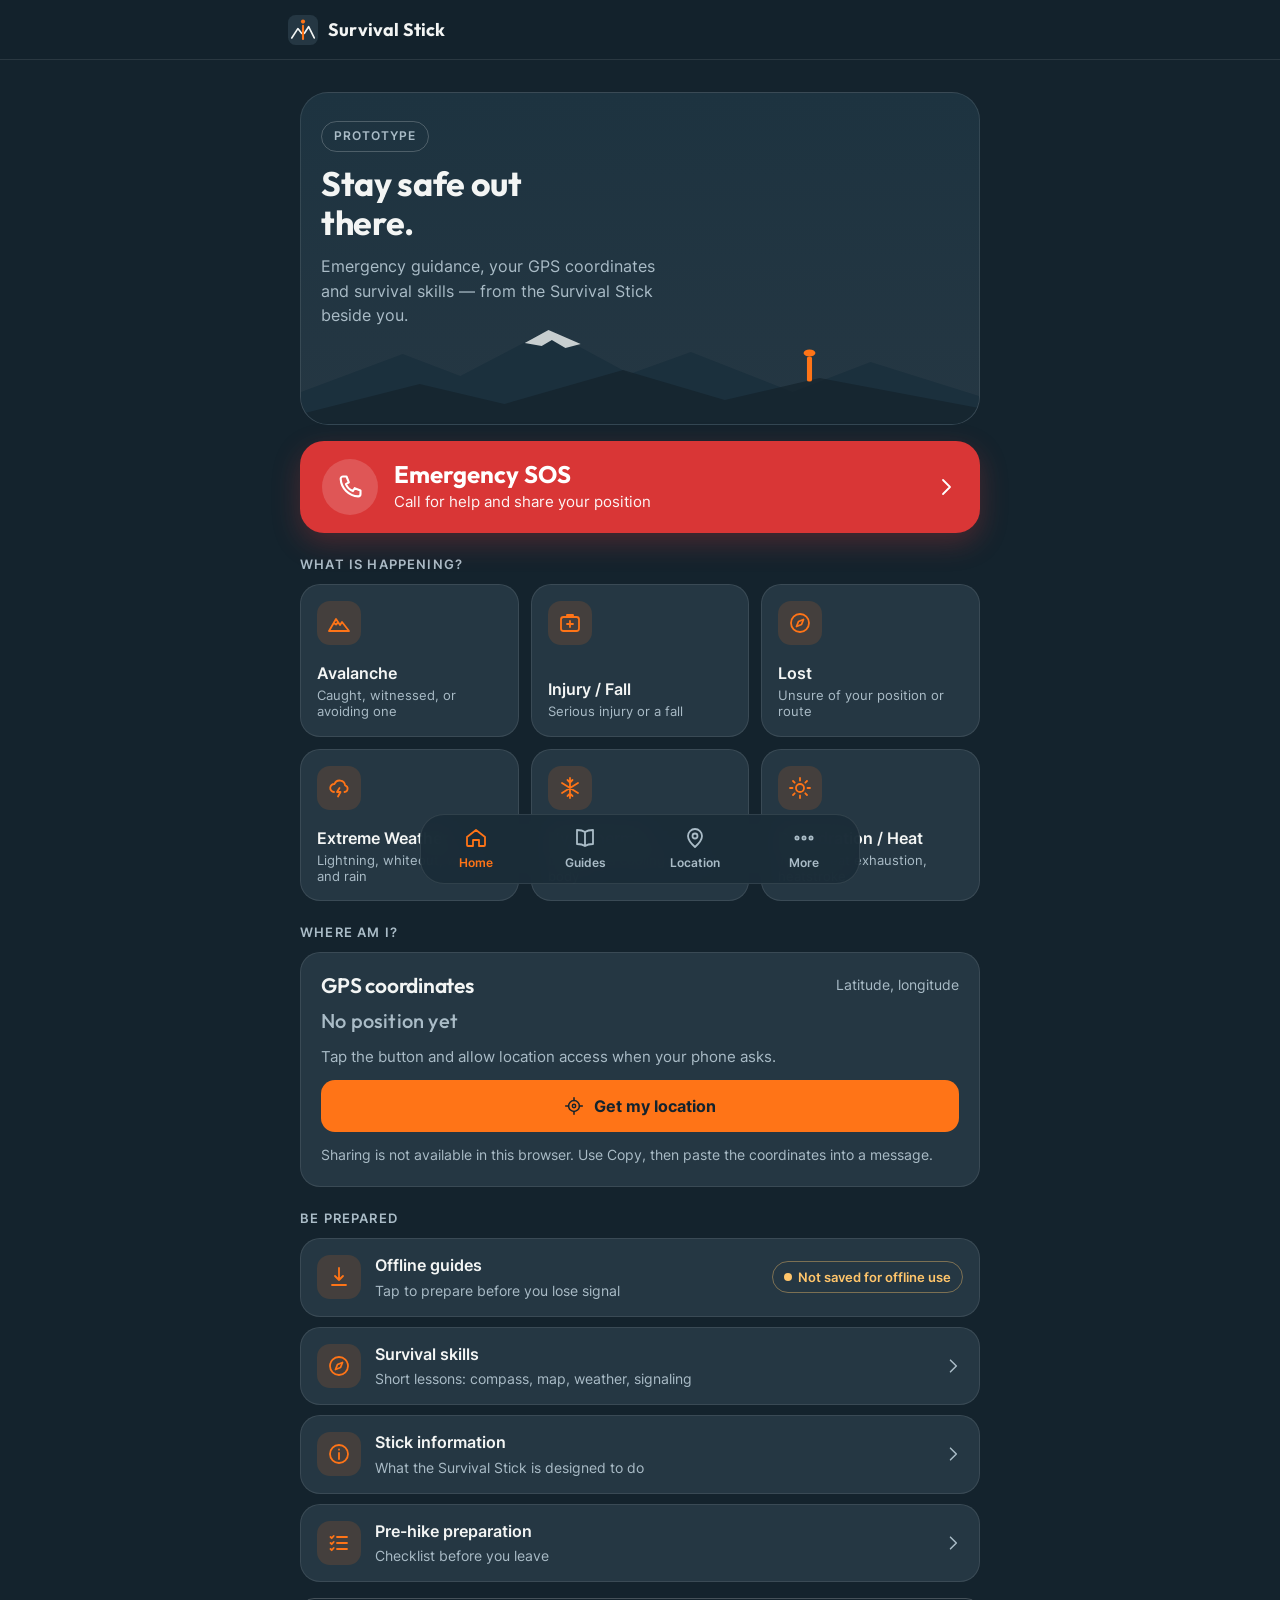
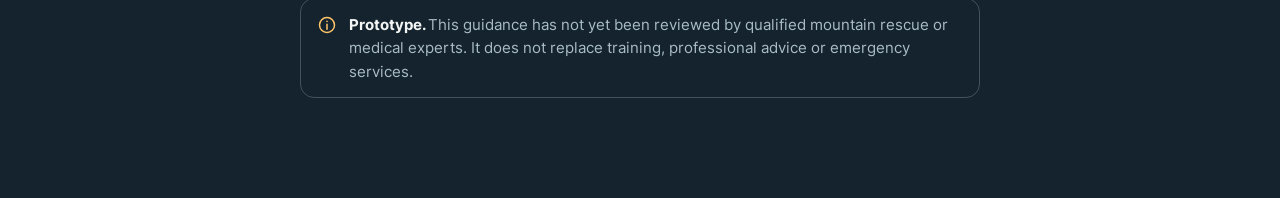
<file: index.html>
<!doctype html>
<html lang="en" dir="ltr">
<head>
  <meta charset="utf-8">
  <meta name="viewport" content="width=device-width, initial-scale=1, viewport-fit=cover">
  <title>Survival Stick</title>
  <meta name="description" content="Prototype emergency guidance, location tools and survival skills for hikers. Opens from the NFC tag on a Survival Stick.">
  <meta name="theme-color" content="#14232D">
  <meta name="color-scheme" content="dark">
  <meta name="mobile-web-app-capable" content="yes">
  <meta name="apple-mobile-web-app-capable" content="yes">
  <meta name="apple-mobile-web-app-status-bar-style" content="black-translucent">
  <meta name="apple-mobile-web-app-title" content="Survival Stick">
  <meta name="format-detection" content="telephone=no">
  <link rel="manifest" href="manifest.webmanifest">
  <link rel="icon" href="assets/icons/favicon.svg" type="image/svg+xml">
  <link rel="apple-touch-icon" href="assets/icons/apple-touch-icon.png">
  <link rel="preload" href="assets/fonts/inter-latin-wght-normal.woff2" as="font" type="font/woff2" crossorigin>
  <link rel="preload" href="assets/fonts/outfit-latin-wght-normal.woff2" as="font" type="font/woff2" crossorigin>
  <link rel="stylesheet" href="css/base.css">
  <link rel="stylesheet" href="css/layout.css">
  <link rel="stylesheet" href="css/components.css">
</head>
<body>
  <button type="button" class="skip-link" id="skip-link">Skip to content</button>

  <div class="app" id="app">
    <header class="topbar" id="topbar"></header>

    <main id="main" tabindex="-1">
      <!-- Shown until the app starts, and if JavaScript cannot run. -->
      <section class="boot">
        <h1>Survival Stick</h1>
        <p>Loading the emergency guide…</p>
        <p class="boot-help">If this is an emergency and the page does not load, use your phone's dialer to call the emergency number of the country you are in.</p>
      </section>
    </main>

    <nav class="bottomnav" id="bottomnav" aria-label="Main navigation"></nav>
  </div>

  <noscript>
    <p class="noscript">Survival Stick needs JavaScript to show the interactive guides. In an emergency, call the emergency number of the country you are in.</p>
  </noscript>

  <script src="offline-manifest.js"></script>
  <script type="module" src="js/app.js"></script>
</body>
</html>
</file>
<file: css/base.css>
/* ==========================================================================
   Survival Stick — base: fonts, design tokens, reset, typography
   ========================================================================== */

@font-face {
  font-family: 'Inter';
  src: url('../assets/fonts/inter-latin-wght-normal.woff2') format('woff2');
  font-weight: 100 900;
  font-style: normal;
  font-display: swap;
}

@font-face {
  font-family: 'Outfit';
  src: url('../assets/fonts/outfit-latin-wght-normal.woff2') format('woff2');
  font-weight: 100 900;
  font-style: normal;
  font-display: swap;
}

:root {
  /* Palette */
  --bg: #14232D;
  --surface: #253743;
  --surface-2: #2F4553;
  --orange: #FF7417;
  --snow: #F3F5F4;
  --red: #D93636;
  --muted: #AABCC7;
  --ok: #6FD6A2;
  --warn: #FFC56B;
  --line: rgba(243, 245, 244, 0.1);
  --line-strong: rgba(243, 245, 244, 0.22);

  /* Type */
  --font-head: 'Outfit', 'Inter', system-ui, -apple-system, 'Segoe UI', Roboto, sans-serif;
  --font-body: 'Inter', system-ui, -apple-system, 'Segoe UI', Roboto, 'Noto Sans Arabic', sans-serif;

  /* Shape and spacing */
  --radius: 20px;
  --radius-sm: 14px;
  --gap: 16px;
  --pad: 20px;
  --top-h: 60px;
  --nav-h: 68px;
  --content-w: 720px;
}

/* Text size setting (Settings > Text size). Everything is sized in rem. */
html { font-size: 100%; -webkit-text-size-adjust: 100%; text-size-adjust: 100%; }
html[data-text-size='l'] { font-size: 112.5%; }
html[data-text-size='xl'] { font-size: 125%; }

*, *::before, *::after { box-sizing: border-box; }

body {
  margin: 0;
  min-height: 100vh;
  min-height: 100dvh;
  background: var(--bg);
  color: var(--snow);
  font-family: var(--font-body);
  font-size: 1rem;
  line-height: 1.55;
  -webkit-font-smoothing: antialiased;
  -webkit-tap-highlight-color: transparent;
  overflow-wrap: break-word;
}

h1, h2, h3 {
  font-family: var(--font-head);
  font-weight: 700;
  line-height: 1.15;
  letter-spacing: -0.01em;
  margin: 0;
}
h1 { font-size: 1.875rem; }
h2 { font-size: 1.3125rem; font-weight: 600; }
h3 { font-size: 1.0625rem; font-weight: 600; }

p { margin: 0; }
ul, ol { margin: 0; padding: 0; list-style: none; }
a { color: inherit; text-decoration: none; }
button, input, select { font: inherit; color: inherit; }
button { cursor: pointer; }
svg { display: block; }

.muted { color: var(--muted); }
.small { font-size: 0.875rem; }
.center { text-align: center; }

:focus-visible {
  outline: 3px solid var(--orange);
  outline-offset: 3px;
  border-radius: 6px;
}
main:focus { outline: none; }

.visually-hidden {
  position: absolute !important;
  width: 1px; height: 1px;
  margin: -1px; padding: 0; border: 0;
  overflow: hidden;
  clip: rect(0 0 0 0);
  white-space: nowrap;
}

.skip-link {
  position: fixed;
  inset-block-start: -80px;
  inset-inline-start: 12px;
  z-index: 100;
  min-height: 48px;
  padding: 0 18px;
  border: 0;
  border-radius: 12px;
  background: var(--orange);
  color: var(--bg);
  font-weight: 700;
}
.skip-link:focus { inset-block-start: 12px; }

.noscript {
  margin: 0;
  padding: 16px 20px;
  background: var(--red);
  color: #fff;
  font-weight: 600;
}

@media (prefers-reduced-motion: reduce) {
  *, *::before, *::after {
    animation-duration: 0.001ms !important;
    animation-iteration-count: 1 !important;
    transition-duration: 0.001ms !important;
    scroll-behavior: auto !important;
  }
}

/* The hidden attribute must always win over component display rules. */
[hidden] { display: none !important; }
</file>
<file: css/layout.css>
/* ==========================================================================
   Survival Stick — layout: app shell, top bar, bottom navigation
   ========================================================================== */

.app {
  min-height: 100vh;
  min-height: 100dvh;
  display: flex;
  flex-direction: column;
}

/* ---- Top bar ---- */
.topbar {
  position: sticky;
  inset-block-start: 0;
  z-index: 20;
  display: flex;
  align-items: center;
  gap: 8px;
  min-height: calc(var(--top-h) + env(safe-area-inset-top, 0px));
  padding: env(safe-area-inset-top, 0px) max(12px, env(safe-area-inset-right, 0px)) 0 max(12px, env(safe-area-inset-left, 0px));
  background: rgba(20, 35, 45, 0.92);
  -webkit-backdrop-filter: blur(12px);
  backdrop-filter: blur(12px);
  border-block-end: 1px solid var(--line);
}
.topbar-inner {
  display: flex;
  align-items: center;
  gap: 8px;
  width: 100%;
  max-width: var(--content-w);
  margin-inline: auto;
}
.topbar-title {
  flex: 1;
  min-width: 0;
  font-family: var(--font-head);
  font-weight: 600;
  font-size: 1.125rem;
  white-space: nowrap;
  overflow: hidden;
  text-overflow: ellipsis;
}
.brand {
  flex: 1;
  display: inline-flex;
  align-items: center;
  gap: 10px;
  min-height: 48px;
  padding-inline: 8px;
  font-family: var(--font-head);
  font-weight: 700;
  font-size: 1.125rem;
  letter-spacing: 0.01em;
}
.brand svg { width: 30px; height: 30px; }
.icon-btn {
  display: inline-grid;
  place-items: center;
  width: 48px;
  height: 48px;
  flex: none;
  border: 0;
  border-radius: 14px;
  background: transparent;
  color: var(--snow);
}
.icon-btn:active { background: var(--surface); }
.sos-pill {
  flex: none;
  display: inline-flex;
  align-items: center;
  gap: 6px;
  min-height: 48px;
  padding: 0 16px;
  border-radius: 999px;
  background: var(--red);
  color: #fff;
  font-weight: 700;
  font-size: 0.9375rem;
  letter-spacing: 0.04em;
}
.sos-pill svg { width: 18px; height: 18px; }

/* ---- Main content ---- */
main {
  flex: 1;
  width: 100%;
  max-width: var(--content-w);
  margin-inline: auto;
  padding: var(--pad) max(var(--pad), env(safe-area-inset-right, 0px)) calc(var(--nav-h) + env(safe-area-inset-bottom, 0px) + 32px) max(var(--pad), env(safe-area-inset-left, 0px));
}
.page {
  display: flex;
  flex-direction: column;
  gap: var(--gap);
  animation: page-in 0.22s ease-out both;
}
@keyframes page-in {
  from { opacity: 0; transform: translateY(6px); }
  to { opacity: 1; transform: none; }
}
.page-head { display: flex; flex-direction: column; gap: 8px; margin-block-end: 4px; }
.section { display: flex; flex-direction: column; gap: 12px; margin-block-start: 8px; }
.section-title {
  font-family: var(--font-body);
  font-size: 0.8125rem;
  font-weight: 600;
  letter-spacing: 0.09em;
  text-transform: uppercase;
  color: var(--muted);
}
.stack { display: flex; flex-direction: column; gap: 12px; }
.row { display: flex; gap: 12px; flex-wrap: wrap; }
.row > * { flex: 1 1 140px; }

.boot { padding-block: 48px; display: grid; gap: 12px; }
.boot-help { color: var(--muted); }

/* ---- Bottom navigation ---- */
.bottomnav {
  position: fixed;
  inset-inline: 0;
  inset-block-end: 0;
  z-index: 30;
  background: rgba(27, 44, 56, 0.96);
  -webkit-backdrop-filter: blur(14px);
  backdrop-filter: blur(14px);
  border-block-start: 1px solid var(--line);
  padding-block-end: env(safe-area-inset-bottom, 0px);
}
.bottomnav ul {
  display: grid;
  grid-template-columns: repeat(4, 1fr);
  max-width: var(--content-w);
  margin-inline: auto;
}
.bottomnav a {
  display: flex;
  flex-direction: column;
  align-items: center;
  justify-content: center;
  gap: 4px;
  min-height: var(--nav-h);
  color: var(--muted);
  font-size: 0.75rem;
  font-weight: 600;
  transition: color 0.15s;
}
.bottomnav a svg { width: 24px; height: 24px; }
.bottomnav a[aria-current='page'] { color: var(--orange); }
.bottomnav a:focus-visible { outline-offset: -4px; }

@media (min-width: 800px) {
  h1 { font-size: 2.25rem; }
  .bottomnav {
    inset-inline: 50%;
    inset-block-end: 16px;
    width: 440px;
    margin-inline-start: -220px;
    border: 1px solid var(--line);
    border-radius: 24px;
    padding-block-end: 0;
  }
  main { padding-block-start: 32px; }
}

/* Mirror direction-dependent icons in right-to-left languages. */
[dir='rtl'] .flip svg { transform: scaleX(-1); }
</file>
<file: css/components.css>
/* ==========================================================================
   Survival Stick — components
   ========================================================================== */

/* ---- Buttons ---- */
.btn {
  display: inline-flex;
  align-items: center;
  justify-content: center;
  gap: 10px;
  min-height: 52px;
  padding: 10px 20px;
  border: 1px solid transparent;
  border-radius: var(--radius-sm);
  background: var(--surface-2);
  color: var(--snow);
  font-weight: 600;
  font-size: 1rem;
  line-height: 1.2;
  text-align: center;
  transition: transform 0.12s ease, background-color 0.15s ease, opacity 0.15s;
}
.btn svg { width: 20px; height: 20px; flex: none; }
.btn:active { transform: scale(0.98); }
.btn[disabled], .btn[aria-disabled='true'] { opacity: 0.5; cursor: not-allowed; transform: none; }
.btn-primary { background: var(--orange); color: var(--bg); font-weight: 700; }
.btn-primary:focus-visible, .btn-danger:focus-visible, .sos-cta:focus-visible, .sos-pill:focus-visible { outline-color: var(--snow); }
.btn-danger { background: var(--red); color: #fff; font-weight: 700; }
.btn-ghost { background: transparent; border-color: var(--line-strong); }
.btn-block { width: 100%; }
.btn-lg { min-height: 64px; font-size: 1.125rem; border-radius: 18px; }
.btn-sm { min-height: 48px; padding-inline: 14px; font-size: 0.9375rem; }

/* ---- Cards ---- */
.card {
  background: var(--surface);
  border: 1px solid var(--line);
  border-radius: var(--radius);
  padding: var(--pad);
  display: flex;
  flex-direction: column;
  gap: 12px;
}
.card-head { display: flex; align-items: center; justify-content: space-between; gap: 12px; }
.card-head h2, .card-head h3 { min-width: 0; }

/* ---- Hero (home) ---- */
.hero {
  position: relative;
  overflow: hidden;
  padding: 28px var(--pad) 96px;
  border-radius: 28px;
  background: linear-gradient(180deg, #1D3340 0%, var(--surface) 100%);
  border: 1px solid var(--line);
  display: flex;
  flex-direction: column;
  gap: 12px;
}
.hero h1 { font-size: 2.125rem; max-width: 12ch; }
.hero p { color: var(--muted); max-width: 34ch; position: relative; }
.hero-ridge {
  position: absolute;
  inset-inline: 0;
  inset-block-end: 0;
  width: 100%;
  height: 110px;
  pointer-events: none;
}
.tag {
  align-self: flex-start;
  display: inline-flex;
  align-items: center;
  gap: 6px;
  padding: 5px 12px;
  border-radius: 999px;
  border: 1px solid var(--line-strong);
  color: var(--muted);
  font-size: 0.75rem;
  font-weight: 600;
  letter-spacing: 0.08em;
  text-transform: uppercase;
}

/* ---- Big SOS call to action ---- */
.sos-cta {
  position: relative;
  display: flex;
  align-items: center;
  gap: 16px;
  min-height: 92px;
  padding: 18px 22px;
  border-radius: 24px;
  background: var(--red);
  color: #fff;
  box-shadow: 0 10px 28px rgba(217, 54, 54, 0.28);
  transition: transform 0.12s ease;
}
.sos-cta:active { transform: scale(0.985); }
.sos-cta-icon {
  flex: none;
  display: grid;
  place-items: center;
  width: 56px;
  height: 56px;
  border-radius: 50%;
  background: rgba(255, 255, 255, 0.16);
  animation: sos-pulse 2.4s ease-out infinite;
}
.sos-cta-icon svg { width: 28px; height: 28px; }
@keyframes sos-pulse {
  0% { box-shadow: 0 0 0 0 rgba(255, 255, 255, 0.35); }
  70%, 100% { box-shadow: 0 0 0 14px rgba(255, 255, 255, 0); }
}
.sos-cta-text { flex: 1; display: flex; flex-direction: column; gap: 2px; }
.sos-cta-text strong { font-family: var(--font-head); font-size: 1.5rem; font-weight: 700; line-height: 1.1; }
.sos-cta-text span { font-size: 0.9375rem; opacity: 0.95; }

/* ---- Category tiles ---- */
.tiles { display: grid; grid-template-columns: repeat(2, 1fr); gap: 12px; }
@media (min-width: 560px) { .tiles { grid-template-columns: repeat(3, 1fr); } }
.tile {
  display: flex;
  flex-direction: column;
  justify-content: space-between;
  gap: 18px;
  min-height: 116px;
  padding: 16px;
  border-radius: var(--radius);
  background: var(--surface);
  border: 1px solid var(--line);
  font-weight: 600;
  line-height: 1.25;
  transition: transform 0.12s ease, border-color 0.15s;
}
.tile:active { transform: scale(0.98); border-color: var(--orange); }
.tile small { display: block; margin-block-start: 4px; color: var(--muted); font-weight: 400; font-size: 0.8125rem; }
.icon-box {
  flex: none;
  display: grid;
  place-items: center;
  width: 44px;
  height: 44px;
  border-radius: 13px;
  background: rgba(255, 116, 23, 0.14);
  color: var(--orange);
}
.icon-box svg { width: 24px; height: 24px; }

/* ---- Link rows ---- */
.linklist { display: flex; flex-direction: column; gap: 10px; }
.linkrow {
  display: flex;
  align-items: center;
  gap: 14px;
  min-height: 72px;
  padding: 14px 16px;
  border-radius: var(--radius);
  background: var(--surface);
  border: 1px solid var(--line);
  width: 100%;
  text-align: start;
  transition: transform 0.12s ease, border-color 0.15s;
}
.linkrow:active { transform: scale(0.99); border-color: var(--orange); }
.linkrow-body { flex: 1; min-width: 0; display: flex; flex-direction: column; gap: 2px; }
.linkrow-body strong { font-weight: 600; }
.linkrow-body span { color: var(--muted); font-size: 0.875rem; }
.linkrow > .chev { flex: none; color: var(--muted); }
.linkrow > .chev svg { width: 20px; height: 20px; }

/* ---- Badges, status lines, notices ---- */
.badge {
  display: inline-flex;
  align-items: center;
  gap: 6px;
  padding: 5px 11px;
  border-radius: 999px;
  border: 1px solid var(--line-strong);
  font-size: 0.8125rem;
  font-weight: 600;
  white-space: nowrap;
  color: var(--muted);
}
.badge::before { content: ''; width: 8px; height: 8px; border-radius: 50%; background: currentColor; }
.badge.ok, .badge.verified { color: var(--ok); border-color: rgba(111, 214, 162, 0.4); }
.badge.warn, .badge.proposed { color: var(--warn); border-color: rgba(255, 197, 107, 0.4); }
.badge.err { color: #FF9B9B; border-color: rgba(255, 155, 155, 0.4); }

.status-line { min-height: 1.5em; font-size: 0.9375rem; color: var(--muted); }
.status-line.ok { color: var(--ok); }
.status-line.warn { color: var(--warn); }
.status-line.err { color: #FF9B9B; }
.status-line:empty { display: none; }

.notice {
  display: flex;
  gap: 12px;
  padding: 14px 16px;
  border-radius: var(--radius-sm);
  border: 1px solid var(--line-strong);
  color: var(--muted);
  font-size: 0.9375rem;
}
.notice svg { flex: none; width: 20px; height: 20px; margin-block-start: 2px; color: var(--warn); }
.notice strong { color: var(--snow); }
.notice.danger { border-color: rgba(217, 54, 54, 0.7); }
.notice.danger svg { color: #FF9B9B; }

/* ---- Location ---- */
.coords {
  font-family: var(--font-head);
  font-weight: 600;
  font-size: 1.75rem;
  line-height: 1.2;
  font-variant-numeric: tabular-nums;
  letter-spacing: 0.01em;
  direction: ltr;
  unicode-bidi: isolate;
  text-align: start;
  user-select: all;
  -webkit-user-select: all;
}
.coords.empty { color: var(--muted); font-size: 1.25rem; font-weight: 500; user-select: none; -webkit-user-select: none; }
.kv { display: grid; grid-template-columns: auto 1fr; gap: 6px 16px; font-size: 0.9375rem; }
.kv dt { color: var(--muted); }
.kv dd { margin: 0; font-variant-numeric: tabular-nums; }
.accuracy { display: inline-flex; align-items: center; gap: 10px; }
.accuracy-bars { display: inline-flex; align-items: flex-end; gap: 3px; height: 18px; }
.accuracy-bars i { width: 5px; border-radius: 2px; background: var(--line-strong); }
.accuracy-bars i:nth-child(1) { height: 7px; }
.accuracy-bars i:nth-child(2) { height: 12px; }
.accuracy-bars i:nth-child(3) { height: 18px; }
.accuracy-bars[data-level='1'] i:nth-child(-n + 1),
.accuracy-bars[data-level='2'] i:nth-child(-n + 2),
.accuracy-bars[data-level='3'] i:nth-child(-n + 3) { background: var(--ok); }
.accuracy-bars[data-level='1'] i:nth-child(1) { background: var(--warn); }

.spinner {
  width: 18px; height: 18px;
  border-radius: 50%;
  border: 2.5px solid var(--line-strong);
  border-block-start-color: var(--orange);
  animation: spin 0.9s linear infinite;
  flex: none;
}
@keyframes spin { to { transform: rotate(360deg); } }
.inline { display: inline-flex; align-items: center; gap: 10px; }

.map-frame {
  width: 100%;
  aspect-ratio: 4 / 3;
  border: 0;
  border-radius: var(--radius-sm);
  background: var(--bg);
}

/* ---- Guides ---- */
.progress { display: flex; flex-direction: column; gap: 8px; }
.progress-meta { display: flex; justify-content: space-between; gap: 12px; font-size: 0.875rem; color: var(--muted); font-weight: 600; }
.progress-track { height: 6px; border-radius: 999px; background: var(--surface); overflow: hidden; }
.progress-fill { height: 100%; border-radius: 999px; background: var(--orange); transition: width 0.25s ease; }

.choice {
  display: flex;
  align-items: center;
  gap: 14px;
  width: 100%;
  min-height: 84px;
  padding: 16px 18px;
  border-radius: var(--radius);
  background: var(--surface);
  border: 1px solid var(--line);
  text-align: start;
  transition: transform 0.12s ease, border-color 0.15s;
}
.choice:active { transform: scale(0.99); border-color: var(--orange); }
.choice.urgent { border-color: rgba(217, 54, 54, 0.75); }
.choice.urgent .icon-box { background: rgba(217, 54, 54, 0.18); color: #FF9B9B; }

.step-card { gap: 16px; padding: 22px var(--pad); }
.step-number {
  font-size: 0.8125rem;
  font-weight: 700;
  letter-spacing: 0.1em;
  text-transform: uppercase;
  color: var(--orange);
}
.step-instruction { font-size: 1.1875rem; font-weight: 600; line-height: 1.4; }
.step-explain { color: var(--muted); }
.step-ill {
  border-radius: var(--radius-sm);
  background: var(--bg);
  border: 1px solid var(--line);
  padding: 10px;
}
.ill { width: 100%; height: auto; max-height: 200px; }
.ill * { fill: none; stroke-width: 2; stroke-linecap: round; stroke-linejoin: round; vector-effect: non-scaling-stroke; }
.ill .s { stroke: var(--snow); }
.ill .o { stroke: var(--orange); }
.ill .m { stroke: var(--muted); }
.ill .r { stroke: #FF7B7B; }
.ill .dash { stroke-dasharray: 5 6; }
.ill .fs { fill: var(--snow); stroke: none; }
.ill .fo { fill: var(--orange); stroke: none; }
.ill .fm { fill: var(--surface); stroke: var(--muted); }
.ill text { fill: var(--muted); stroke: none; font-family: var(--font-body); font-size: 12.5px; font-weight: 600; }
.ill text.to { fill: var(--orange); }

.nav-buttons { display: grid; grid-template-columns: 1fr 1.4fr; gap: 12px; }

/* ---- Prose (lessons) ---- */
.prose { display: flex; flex-direction: column; gap: 10px; }
.prose ul { display: flex; flex-direction: column; gap: 8px; }
.prose li { position: relative; padding-inline-start: 20px; }
.prose li::before {
  content: '';
  position: absolute;
  inset-inline-start: 2px;
  inset-block-start: 0.6em;
  width: 7px; height: 7px;
  border-radius: 50%;
  background: var(--orange);
}
.numbered { counter-reset: n; display: flex; flex-direction: column; gap: 12px; }
.numbered li { counter-increment: n; display: flex; gap: 12px; }
.numbered li::before {
  content: counter(n);
  flex: none;
  display: grid;
  place-items: center;
  width: 28px; height: 28px;
  border-radius: 50%;
  background: rgba(255, 116, 23, 0.16);
  color: var(--orange);
  font-weight: 700;
  font-size: 0.875rem;
}

/* ---- Quiz ---- */
.quiz-option {
  display: flex;
  align-items: center;
  gap: 12px;
  width: 100%;
  min-height: 56px;
  padding: 12px 16px;
  border-radius: var(--radius-sm);
  border: 1px solid var(--line-strong);
  background: transparent;
  text-align: start;
}
.quiz-option[aria-pressed='true'].right { border-color: var(--ok); background: rgba(111, 214, 162, 0.1); }
.quiz-option[aria-pressed='true'].wrong { border-color: #FF9B9B; background: rgba(217, 54, 54, 0.12); }

/* ---- Forms ---- */
.field { display: flex; flex-direction: column; gap: 6px; }
.label { font-weight: 600; font-size: 0.9375rem; }
.hint { color: var(--muted); font-size: 0.875rem; }
.input, .select {
  width: 100%;
  min-height: 52px;
  padding: 10px 14px;
  border-radius: var(--radius-sm);
  border: 1px solid var(--line-strong);
  background: var(--bg);
  color: var(--snow);
  font-size: 1rem;
}
.input::placeholder { color: #7F93A0; }
.input[aria-invalid='true'] { border-color: #FF9B9B; }
.field-error { color: #FF9B9B; font-size: 0.875rem; font-weight: 500; }
.field-error:empty { display: none; }
.select { appearance: none; -webkit-appearance: none; background-image: linear-gradient(45deg, transparent 50%, var(--muted) 50%), linear-gradient(135deg, var(--muted) 50%, transparent 50%); background-position: calc(100% - 22px) 50%, calc(100% - 16px) 50%; background-size: 6px 6px; background-repeat: no-repeat; padding-inline-end: 40px; }
[dir='rtl'] .select { background-position: 16px 50%, 22px 50%; }

.segmented { display: grid; grid-auto-flow: column; grid-auto-columns: 1fr; gap: 6px; padding: 5px; border-radius: 16px; background: var(--bg); border: 1px solid var(--line); }
.segmented button {
  min-height: 48px;
  border: 0;
  border-radius: 11px;
  background: transparent;
  color: var(--muted);
  font-weight: 600;
}
.segmented button[aria-pressed='true'] { background: var(--orange); color: var(--bg); }

.contact-row {
  display: flex;
  align-items: center;
  gap: 10px;
  padding: 12px 14px;
  border-radius: var(--radius-sm);
  border: 1px solid var(--line);
  background: var(--bg);
}
.contact-row .linkrow-body strong { direction: ltr; unicode-bidi: isolate; text-align: start; }

/* ---- Checklist ---- */
.checklist { display: flex; flex-direction: column; gap: 10px; }
.check-item {
  display: flex;
  align-items: flex-start;
  gap: 14px;
  min-height: 72px;
  padding: 16px;
  border-radius: var(--radius);
  background: var(--surface);
  border: 1px solid var(--line);
  cursor: pointer;
  transition: border-color 0.15s;
}
.check-item.locked { cursor: default; }
.check-item input { position: absolute; opacity: 0; width: 1px; height: 1px; }
.check-box {
  flex: none;
  display: grid;
  place-items: center;
  width: 30px; height: 30px;
  margin-block-start: 2px;
  border-radius: 10px;
  border: 2px solid var(--line-strong);
  color: transparent;
  transition: background-color 0.15s, border-color 0.15s;
}
.check-box svg { width: 18px; height: 18px; stroke-width: 3; }
.check-item input:checked + .check-box { background: var(--orange); border-color: var(--orange); color: var(--bg); }
.check-item input:focus-visible + .check-box { outline: 3px solid var(--orange); outline-offset: 3px; }
.check-item.done { border-color: rgba(255, 116, 23, 0.45); }
.check-body { flex: 1; display: flex; flex-direction: column; gap: 4px; }
.check-body strong { font-weight: 600; }
.check-body span { color: var(--muted); font-size: 0.875rem; }
.check-body a { color: var(--orange); font-weight: 600; font-size: 0.9375rem; display: inline-flex; align-items: center; min-height: 48px; }

/* ---- Stick illustration ---- */
.stick-wrap { display: grid; gap: var(--gap); }
@media (min-width: 640px) { .stick-wrap { grid-template-columns: auto 1fr; align-items: start; } }
.stick-stage {
  display: grid;
  place-items: center;
  padding: 16px;
  border-radius: 28px;
  background: linear-gradient(180deg, #1D3340 0%, var(--surface) 100%);
  border: 1px solid var(--line);
}
.stick-figure { position: relative; width: min(260px, 68vw); aspect-ratio: 240 / 520; }
.stick-figure svg { width: 100%; height: 100%; }
.hotspot {
  position: absolute;
  width: 48px; height: 48px;
  margin: -24px 0 0 -24px;
  border: 0;
  border-radius: 50%;
  background: transparent;
  display: grid;
  place-items: center;
}
.hotspot span {
  display: grid;
  place-items: center;
  width: 28px; height: 28px;
  border-radius: 50%;
  background: var(--bg);
  border: 2px solid var(--orange);
  color: var(--snow);
  font-size: 0.8125rem;
  font-weight: 700;
  box-shadow: 0 0 0 5px rgba(255, 116, 23, 0.18);
  transition: transform 0.15s ease, background-color 0.15s;
}
.hotspot[aria-pressed='true'] span { background: var(--orange); color: var(--bg); transform: scale(1.15); }
.feature-list { display: flex; flex-direction: column; gap: 8px; }
.feature-btn {
  display: flex;
  align-items: center;
  gap: 12px;
  width: 100%;
  min-height: 56px;
  padding: 10px 14px;
  border-radius: var(--radius-sm);
  background: var(--surface);
  border: 1px solid var(--line);
  text-align: start;
  font-weight: 600;
}
.feature-btn .num {
  flex: none;
  display: grid; place-items: center;
  width: 28px; height: 28px;
  border-radius: 50%;
  border: 2px solid var(--orange);
  font-size: 0.8125rem;
  font-weight: 700;
}
.feature-btn[aria-pressed='true'] { border-color: var(--orange); }
.feature-btn[aria-pressed='true'] .num { background: var(--orange); color: var(--bg); }
.feature-panel { animation: page-in 0.2s ease-out both; }

.legend { display: flex; flex-direction: column; gap: 10px; }
.legend > div { display: flex; gap: 12px; align-items: flex-start; }
.legend .badge { flex: none; }

/* ---- Misc ---- */
.divider { height: 1px; background: var(--line); border: 0; margin: 4px 0; }
.text-link { display: inline-flex; align-items: center; justify-content: center; min-height: 48px; color: var(--orange); font-weight: 600; text-decoration: underline; text-underline-offset: 3px; }
.btn-row { display: flex; flex-wrap: wrap; gap: 10px; }
.btn-row > .btn { flex: 1 1 150px; }
.spread { display: flex; align-items: center; justify-content: space-between; gap: 12px; flex-wrap: wrap; }
</file>
